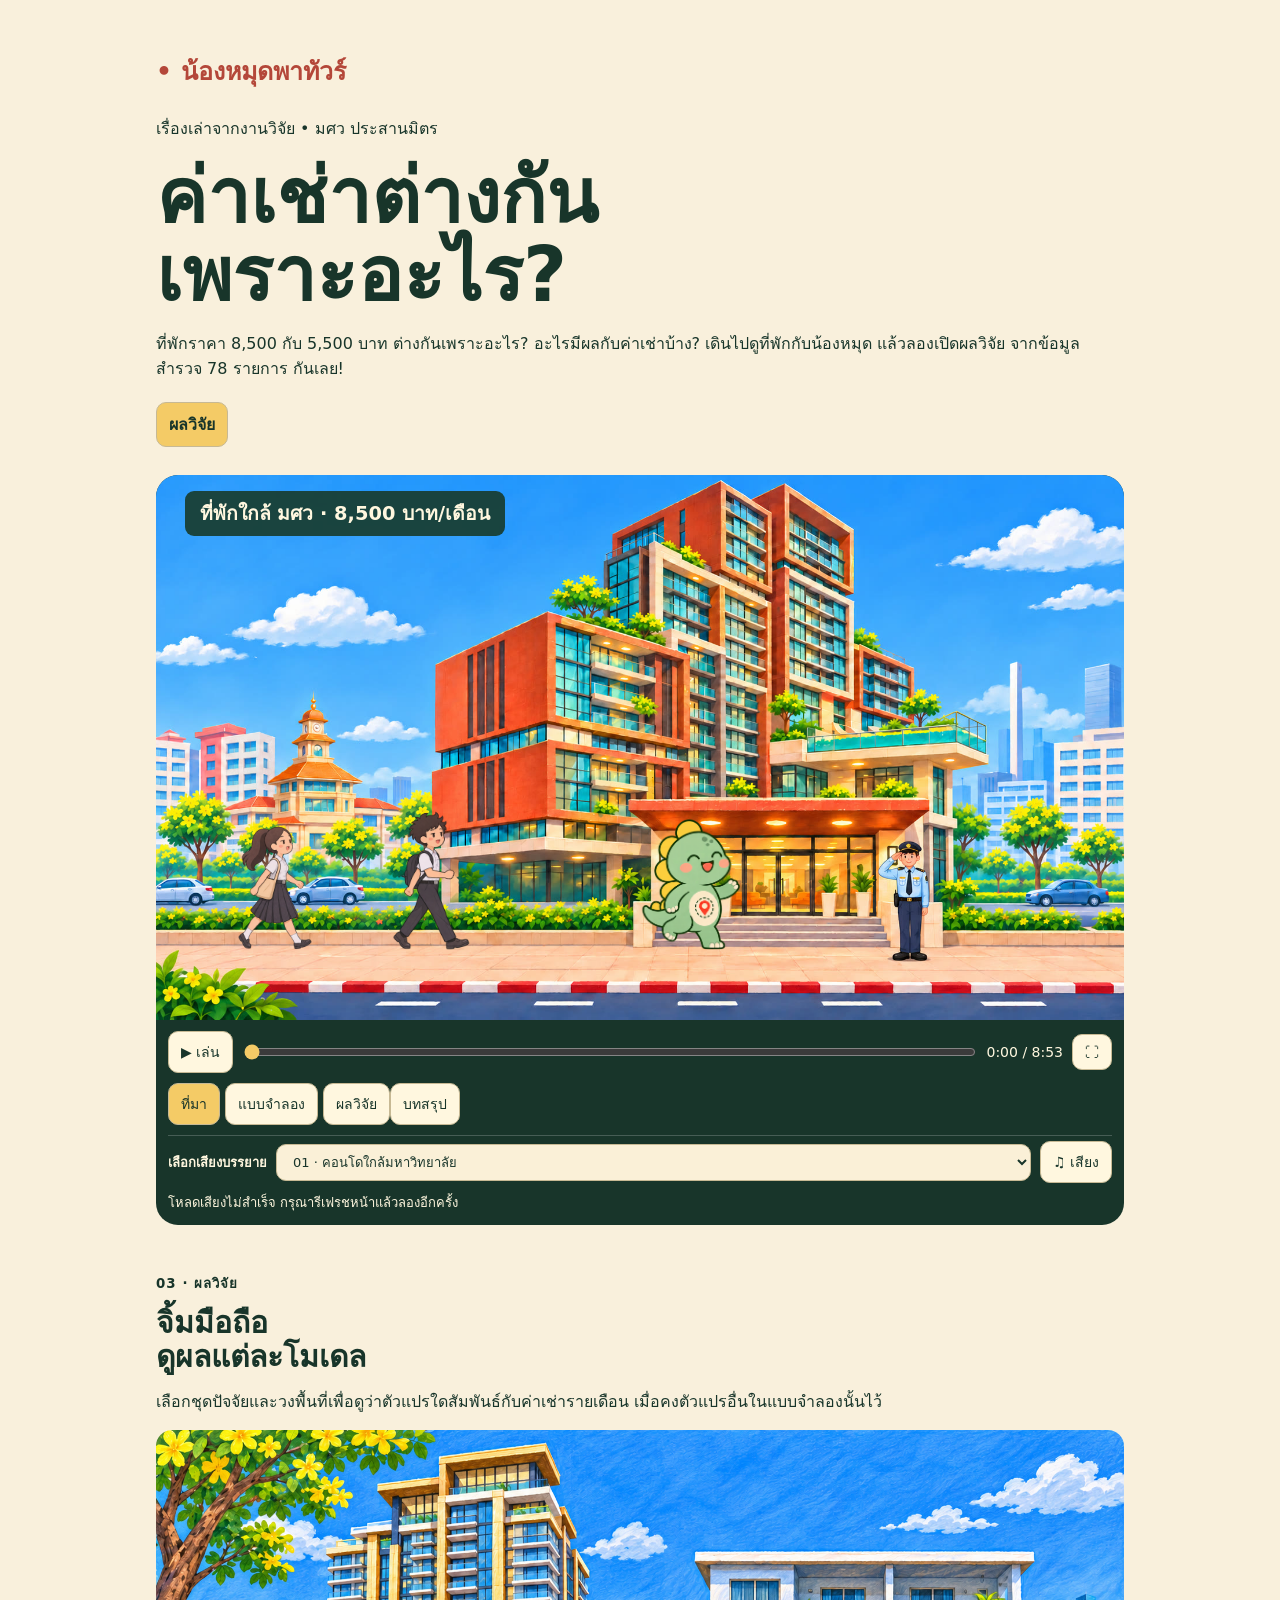
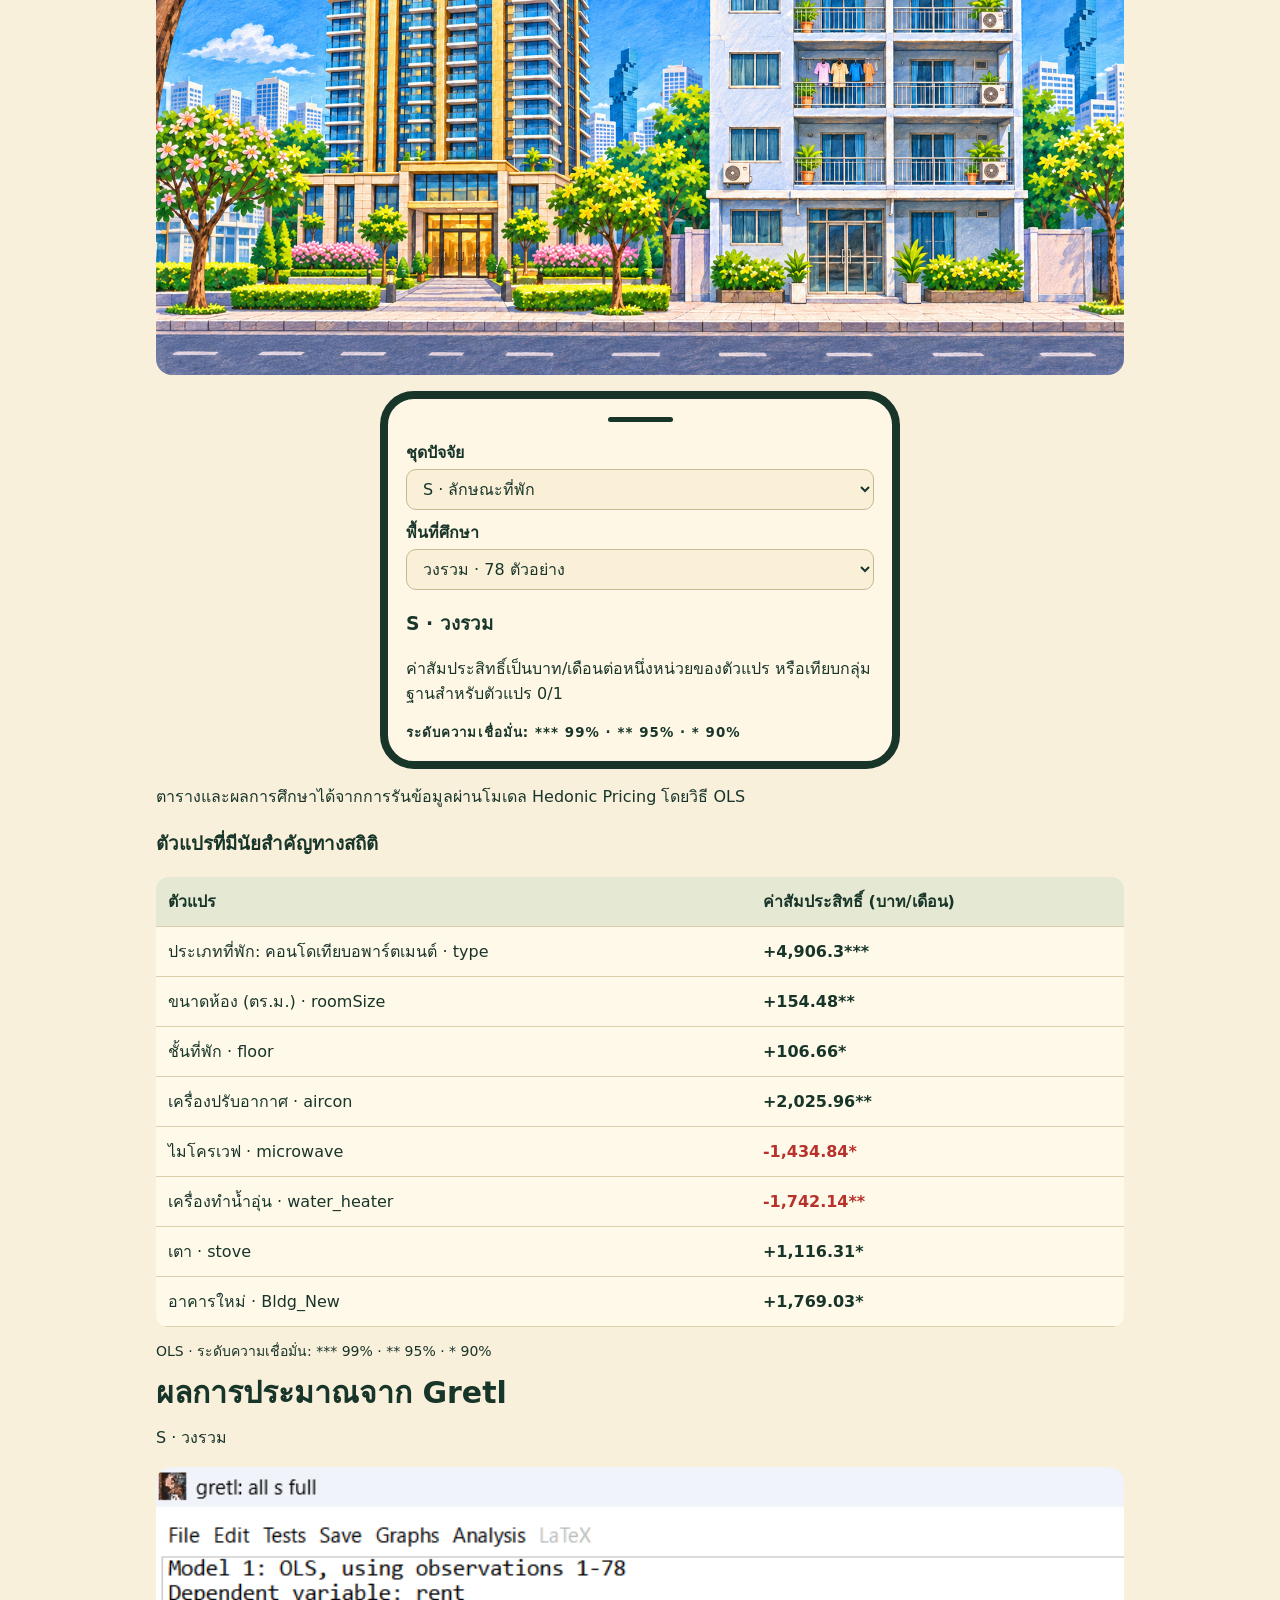
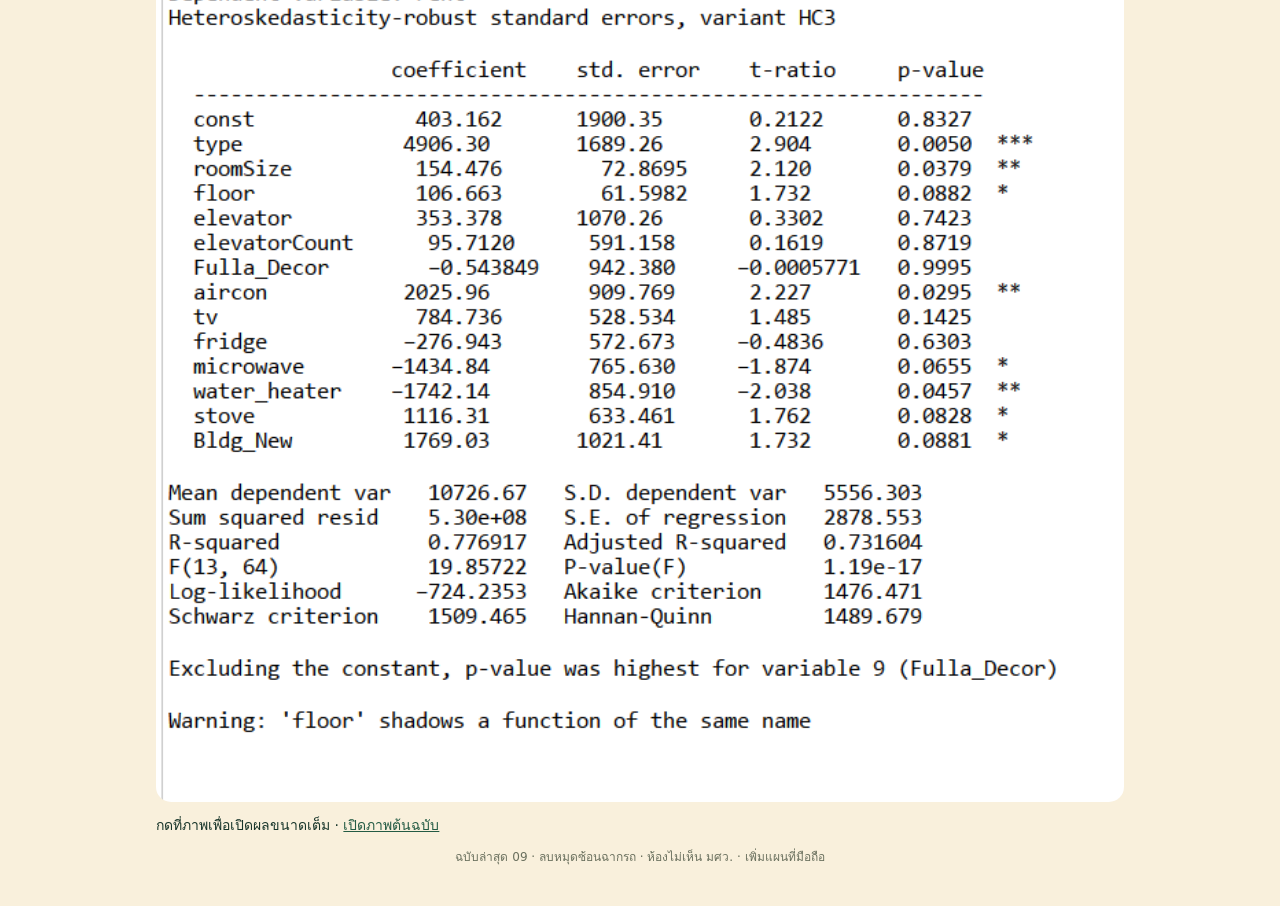
<file: nong-mood-tour/index.html>
<!doctype html><html lang="th"><meta charset="utf-8"><meta name="viewport" content="width=device-width, initial-scale=1"><meta name="description" content="น้องหมุดพาสำรวจค่าเช่าที่พักรอบ มศว ผ่านเรื่องเล่า แผนที่ และผลวิจัย OLS 21 แบบจำลอง"><title>น้องหมุดพาทัวร์ · ค่าเช่าต่างกันเพราะอะไร?</title>
<style>
*{box-sizing:border-box}body{margin:0;background:#f9f0dc;color:#18352a;font:16px system-ui,sans-serif}main{max-width:1000px;margin:auto;padding:28px 16px}h1{font-size:clamp(42px,8vw,76px);line-height:1.03;margin:10px 0 18px}h2{font-size:30px;line-height:1.12;margin:12px 0}p{line-height:1.55}button,select,.jump{font:inherit;color:inherit;border:1px solid #c7b994;background:#fff7df;border-radius:10px;padding:9px 12px;cursor:pointer}.jump{display:inline-block;background:#f4cb66;text-decoration:none;font-weight:bold;margin:4px 0 28px}.player{background:#18352a;color:#fff7df;border-radius:22px;overflow:hidden}.player video{display:block;width:100%;aspect-ratio:16/9;background:#18352a;object-fit:contain}.controls{padding:12px;display:grid;gap:10px}.line{display:flex;gap:9px;align-items:center}.line input{min-width:0;flex:1;accent-color:#f4cb66}.line output{white-space:nowrap;font-size:14px}.controls button{color:#18352a;font-size:14px}.controls [aria-pressed=true]{background:#f4cb66}section{margin-top:48px}.phone{border:8px solid #18352a;border-radius:34px;padding:18px;background:#fff7e5;max-width:520px;margin:16px auto}.phone:before{content:"";display:block;width:65px;height:5px;background:#18352a;border-radius:8px;margin:0 auto 18px}label{display:block;font-weight:bold;margin:10px 0 4px}select{width:100%;background:#faf0d7}figure{margin:0}figure img{width:100%;border-radius:15px;display:block;background:white}figcaption,footer{font-size:14px;margin:12px 0}footer{border-top:1px solid #d2c5a9;margin-top:30px;padding:16px 0}.illustration{display:block;width:100%;border-radius:16px}.preview{display:block;background:none;border:0;padding:0;width:100%}dialog{width:min(95vw,1100px);border:0;border-radius:12px;padding:10px;background:#fff7e5}dialog img{width:100%;display:block}dialog::backdrop{background:#000b}.player:fullscreen{display:flex;justify-content:center;flex-direction:column}.player:fullscreen video{min-height:0;flex:1}small{font-weight:bold;letter-spacing:.08em}

.stage{position:relative;aspect-ratio:16/9;overflow:hidden;background:#18352a}.stage>img{display:block;width:100%;height:100%;object-fit:cover}.scene-label{position:absolute;top:3%;left:3%;padding:8px 14px;border-radius:9px;background:#183d30ec;font-weight:650;max-width:92%;font-size:clamp(11px,1.7vw,18px)}.scene-label:empty{display:none}.scene-cards{position:absolute;bottom:4%;left:3%;right:3%;display:flex;justify-content:flex-end;gap:10px}.scene-card{background:#fff6ddeb;color:#18352a;padding:10px 16px;border-radius:11px;box-shadow:0 3px 0 #18352a28;min-width:130px;font-size:clamp(10px,1.5vw,16px)}.scene-card strong{display:block;font-size:clamp(16px,2.2vw,27px)}.extra{padding-top:5px;border-top:1px solid #fff3}.extra label{font-size:13px;margin:0;white-space:nowrap}.extra select{width:auto;min-width:0;flex:1;font-size:13px;margin:0;color:#18352a}.extra button{white-space:nowrap}#play-status{margin:0;font-size:13px}#play-status:empty{display:none}[hidden]{display:none!important}#study-map{position:absolute;inset:0;background:#f9f0dcdd;display:flex;align-items:center;justify-content:center;color:#18352a}.ring{border:2px solid #376855;border-radius:50%;display:flex;align-items:center;justify-content:center}.outer{height:85%;aspect-ratio:1;background:#b7d5c990}.inner{height:48%;aspect-ratio:1;background:#f7d37c99;text-align:center;font-size:clamp(9px,1.6vw,18px)}.map-in,.map-out{position:absolute;background:#fff3dce8;border-radius:8px;padding:8px;font-size:clamp(10px,1.4vw,16px)}.map-in{left:4%;top:22%}.map-out{right:4%;bottom:16%}#model-panel{position:absolute;inset:0;background:#fbefdceF;color:#18352a;padding:3% 6%;text-align:center}#model-panel h2{font-size:clamp(16px,3vw,34px);line-height:1.25;margin:0 0 2%}.model-eyebrow{font-size:clamp(8px,1.2vw,13px);letter-spacing:.1em;margin:0 0 1%}.factor-grid{display:flex;justify-content:center;gap:3%}.factor-grid>div{background:#d8e6d6;border:1px solid #aac6ac;border-radius:15px;padding:2% 4%;display:flex;align-items:center;gap:15px}.factor-grid b{font-size:clamp(24px,5vw,58px)}.factor-grid span{font-size:clamp(9px,1.6vw,18px)}.equation{font-size:clamp(10px,1.6vw,18px);margin:2% 0}.model-combos{font-size:clamp(15px,2.5vw,28px);font-weight:bold;letter-spacing:.12em;background:#efce82;border-radius:9px;padding:1%}.model-combos+p{font-size:clamp(10px,1.6vw,18px);margin:1%}.player:fullscreen .stage{width:100%;max-height:calc(100vh - 145px);aspect-ratio:16/9;flex:1;min-height:0}.player:fullscreen .stage>img{object-fit:contain}.player:fullscreen .controls{flex-shrink:0}.result-table{width:100%;border-collapse:collapse;background:#fff9e9;border-radius:12px;overflow:hidden;margin:14px 0}.result-table td,.result-table th{padding:12px;text-align:left;border-bottom:1px solid #ddcfac}.result-table th{background:#e5e9d3}.result-table td:last-child{font-variant-numeric:tabular-nums;font-weight:bold}.neg{color:#924d3d}.result-note{font-size:14px}a{color:#245b44}.player button:focus-visible,select:focus-visible,input:focus-visible,a:focus-visible{outline:3px solid #da8d1d;outline-offset:3px}button:hover{filter:brightness(.97)}@media(max-width:540px){.scene-card{padding:5px 7px;min-width:0}.scene-cards{gap:5px}.controls{padding:9px}.controls .line{gap:6px}.controls button{padding:7px;font-size:12px}.line output{font-size:11px}.factor-grid>div{gap:7px;border-radius:8px}.extra label{font-size:11px}h1{line-height:1.16}main{padding-top:24px}}@media(prefers-reduced-motion:no-preference){.stage>img{animation:appear .4s ease}@keyframes appear{from{opacity:.8}to{opacity:1}}}
.expanded{position:fixed;inset:0;z-index:1000;border-radius:0;display:flex;flex-direction:column;justify-content:center;background:#10271e}.expanded .stage{flex:0 1 auto}.expanded .controls{flex-shrink:0} .source-note{border-left:4px solid #c99c39;background:#fff4d8;padding:14px 18px;border-radius:8px;font-size:14px;margin:22px 0}.source-note p{margin:5px 0 0}</style><link rel="stylesheet" href="revision.css?v=latest-09">
<main><p style="color:#b44739;font-size:25px;font-weight:800">• น้องหมุดพาทัวร์</p><p>เรื่องเล่าจากงานวิจัย • มศว ประสานมิตร</p><h1>ค่าเช่าต่างกัน<br>เพราะอะไร?</h1><p>ที่พักราคา 8,500 กับ 5,500 บาท ต่างกันเพราะอะไร? อะไรมีผลกับค่าเช่าบ้าง? เดินไปดูที่พักกับน้องหมุด แล้วลองเปิดผลวิจัย จากข้อมูลสำรวจ 78 รายการ กันเลย!</p><a class="jump" href="#results">ผลวิจัย</a>
<div class="player" id="player"><audio id="film" preload="metadata" src="narration.m4a"></audio><div id="stage" class="stage"><img id="scene" src="scenes/condo.jpg" alt="น้องหมุดและสองนิสิตหน้าคอนโด"><div id="scene-label" class="scene-label"></div><div id="study-map" hidden><div class="ring outer"><div class="ring inner"><span>สนามกีฬา<br>มศว ประสานมิตร</span></div></div><b class="map-in">วงใน ≤ 3 กม. · 46 ตัวอย่าง</b><b class="map-out">วงนอก &gt; 3–6 กม. · 32 ตัวอย่าง</b></div><div id="model-panel" hidden><p class="model-eyebrow">HEDONIC PRICING · OLS</p><h2>ค่าเช่าหนึ่งห้อง<br>สัมพันธ์กับอะไรบ้าง?</h2><div class="factor-grid"><div><b>S</b><span>ลักษณะห้อง<br>และอาคาร</span></div><div><b>L</b><span>การเดินทาง</span></div><div><b>N</b><span>สิ่งอำนวย<br>ความสะดวก</span></div></div><p class="equation">ค่าเช่า = β₀ + ปัจจัย S + ปัจจัย L + ปัจจัย N + ε</p><div class="model-combos">S · L · N · SL · SN · LN · SLN</div><p>7 รูปแบบ × 3 พื้นที่ = 21 แบบจำลอง</p></div><div id="scene-cards" class="scene-cards"></div></div><div class="controls"><div class="line"><button id="play" type="button">▶ เล่น</button><input id="seek" type="range" min="0" max="532.96" step="0.1" value="0" aria-label="เลื่อนเวลา"><output id="timer">0:00 / 8:53</output><button id="full" type="button" aria-label="เต็มจอ">⛶</button></div><div id="chapters"><button data-time="0" aria-pressed="true">ที่มา</button> <button data-time="95.92" aria-pressed="false">แบบจำลอง</button> <button data-time="212.88" aria-pressed="false">ผลวิจัย</button></div><div class="line extra"><label for="track">เลือกเสียงบรรยาย</label><select id="track" aria-label="เลือกเสียงบรรยาย 1 ถึง 20"></select><button id="mute" aria-label="ปิดเสียง">♫ เสียง</button></div><p id="play-status" role="status"></p></div></div>
<section id="results"><small>03 · ผลวิจัย</small><h2>จิ้มมือถือ<br>ดูผลแต่ละโมเดล</h2><p>เลือกชุดปัจจัยและวงพื้นที่เพื่อดูว่าตัวแปรใดสัมพันธ์กับค่าเช่ารายเดือน เมื่อคงตัวแปรอื่นในแบบจำลองนั้นไว้</p><img class="illustration" src="scenes/compare.jpg" alt="ภาพเปรียบเทียบคอนโดกับอพาร์ตเมนต์"><div class="phone"><label for="model">ชุดปัจจัย</label><select id="model"><option value="S">S · ลักษณะที่พัก</option><option value="L">L · การเดินทาง</option><option value="N">N · สิ่งอำนวยความสะดวก</option><option value="S+L">SL · ลักษณะที่พัก + การเดินทาง</option><option value="S+N">SN · ลักษณะที่พัก + สิ่งอำนวยความสะดวก</option><option value="L+N">LN · การเดินทาง + สิ่งอำนวยความสะดวก</option><option value="S+N+L">SLN · ทั้งสามชุดปัจจัย</option></select><label for="area">พื้นที่ศึกษา</label><select id="area"><option value="0">วงรวม · 78 ตัวอย่าง</option><option value="1">วงใน ≤ 3 กม. · 46 ตัวอย่าง</option><option value="2">วงนอก > 3–6 กม. · 32 ตัวอย่าง</option></select><h3 id="selection"></h3><p>ค่าสัมประสิทธิ์เป็นบาท/เดือนต่อหนึ่งหน่วยของตัวแปร หรือเทียบกลุ่มฐานสำหรับตัวแปร 0/1</p><small>ระดับความเชื่อมั่น: *** 99% · ** 95% · * 90%</small></div><p>ตารางและผลการศึกษาได้จากการรันข้อมูลผ่านโมเดล Hedonic Pricing โดยวิธี OLS</p><div id="significant"></div><h2>ผลการประมาณจาก Gretl</h2><figure><p id="result-label"></p><button class="preview" id="preview" aria-label="เปิดภาพผลขนาดเต็ม"><img id="estimate" alt="ผลการประมาณจาก Gretl"></button><figcaption>กดที่ภาพเพื่อเปิดผลขนาดเต็ม · <a id="original">เปิดภาพต้นฉบับ</a></figcaption></figure></section>
<dialog id="zoom"><form method="dialog"><button>ปิด</button></form><img id="enlarged" alt="ผลการประมาณจาก Gretl ขนาดเต็ม"></dialog>
<script src="bundled-data.js?v=latest-09"></script><script src="model-sources.js"></script><script src="main.js?v=latest-09"></script><script src="revision.js?v=latest-09"></script><p style="text-align:center;font-size:12px;color:#6a705e">ฉบับล่าสุด 09 · ลบหมุดซ้อนฉากรถ · ห้องไม่เห็น มศว. · เพิ่มแผนที่มือถือ</p></main></html>
</file>
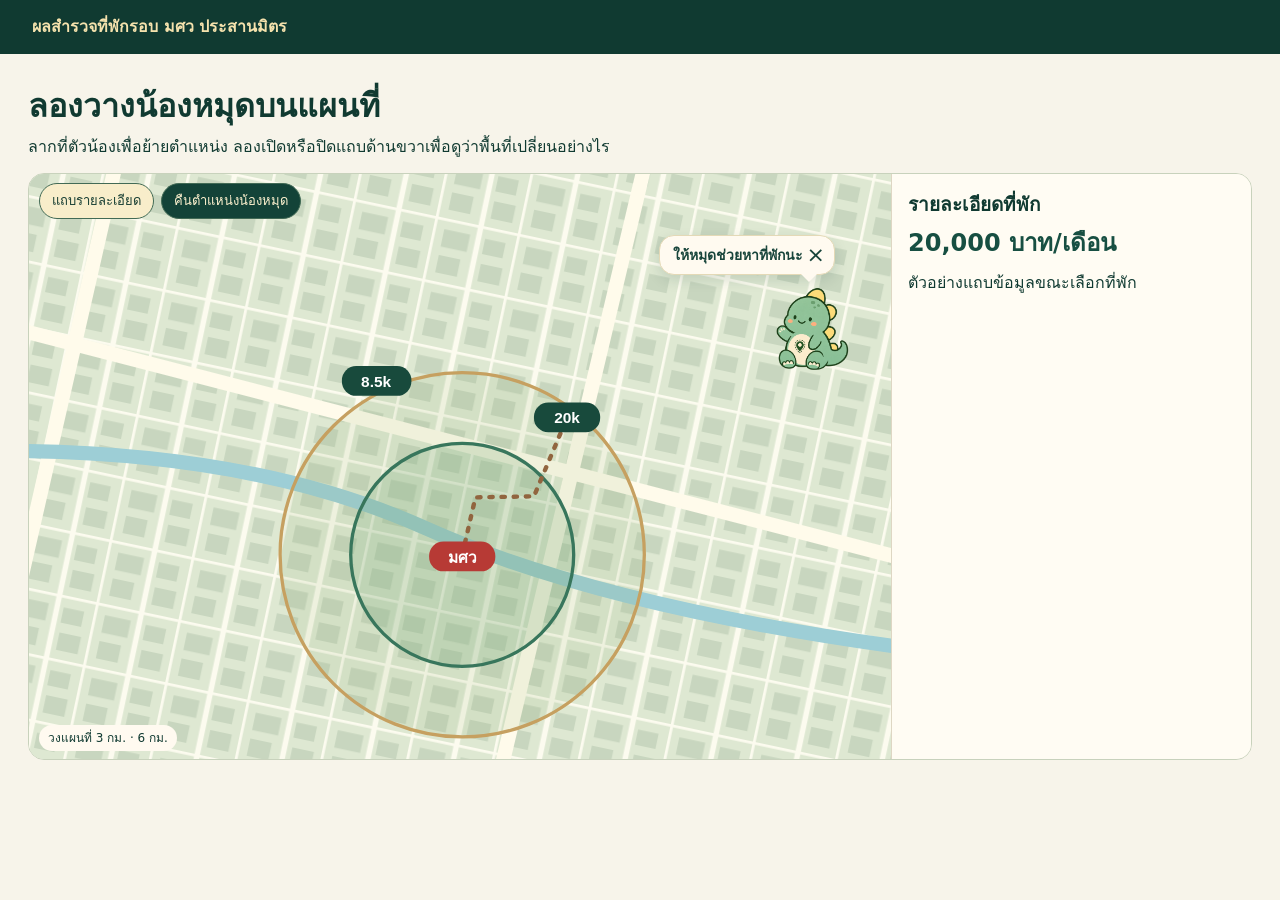
<file: nong-mood/index.html>
<!doctype html>
<html lang="th">
<head>
  <meta charset="utf-8">
  <meta name="viewport" content="width=device-width, initial-scale=1">
  <title>ลองวางน้องหมุดบนแผนที่</title>
  <link rel="stylesheet" href="nong-mood.css">
  <style>
    * { box-sizing: border-box; }
    body { margin: 0; background: #f7f4ea; color: #103a31; font: 16px/1.5 Tahoma, system-ui, sans-serif; }
    header { padding: 15px clamp(14px, 3vw, 32px); background: #103a31; color: #f5e2ad; font-weight: 700; }
    main { padding: clamp(12px, 2.5vw, 28px); }
    h1 { margin: 0; font-size: clamp(22px, 4vw, 32px); }
    main > p { margin: 5px 0 14px; }
    .preview { display: flex; min-width: 0; border: 1px solid #c8d2bc; border-radius: 16px; overflow: hidden; }
    .map {
      position: relative; isolation: isolate; flex: 1; min-width: 0; height: clamp(350px, 65vh, 660px);
      background: #dce8d3;
      overflow: hidden;
    }
    .map-art { position: absolute; inset: 0; width: 100%; height: 100%; }
    .toolbar { position: absolute; z-index: 1; top: 9px; left: 10px; right: 10px; display: flex; flex-wrap: wrap; gap: 7px; width: fit-content; max-width: calc(100% - 20px); }
    .toolbar button { background: #134338; color: #fff3d0; border: 1px solid #426a55; border-radius: 20px; padding: 7px 12px; font: inherit; font-size: 13px; cursor: pointer; }
    .toolbar button[aria-pressed="true"] { background: #f8edca; color: #163d32; }
    .legend { position: absolute; bottom: 8px; left: 10px; margin: 0; padding: 4px 9px; border-radius: 15px; background: #fffaf0; font-size: 12px; }
    .panel { width: clamp(175px, 31%, 360px); padding: 16px; background: #fffcf3; border-left: 1px solid #ded7c3; }
    .panel h2 { margin: 0 0 6px; font-size: 19px; }
    .panel p { margin: 0 0 10px; }
    .rent { font-size: 24px; color: #174f42; font-weight: 700; }
    @media (max-width: 540px) {
      .preview { flex-wrap: wrap; }
      .map { flex-basis: 100%; }
      .panel { width: 100%; border-left: 0; border-top: 1px solid #ded7c3; }
    }
  </style>
  <script src="nong-mood.js" defer></script>
  <script defer src="preview.js"></script>
</head>
<body>
  <header>ผลสำรวจที่พักรอบ มศว ประสานมิตร</header>
  <main>
    <h1>ลองวางน้องหมุดบนแผนที่</h1>
    <p>ลากที่ตัวน้องเพื่อย้ายตำแหน่ง ลองเปิดหรือปิดแถบด้านขวาเพื่อดูว่าพื้นที่เปลี่ยนอย่างไร</p>
    <div class="preview">
      <div class="map" id="map-preview">
        <svg class="map-art" viewBox="0 0 960 530" preserveAspectRatio="xMidYMid slice" aria-hidden="true">
          <defs>
            <pattern id="blocks" width="76" height="58" patternTransform="rotate(12)" patternUnits="userSpaceOnUse">
              <rect width="76" height="58" fill="#dee8d2"/>
              <path d="M0 0H76M0 0V58M42 0V58" stroke="#fcfbef" stroke-width="5"/>
              <path d="M10 10h24v16H10z M48 11h19v14H48z M10 34h20v16H10z M49 34h20v16H49z" fill="#c8d6bf"/>
            </pattern>
          </defs>
          <rect width="960" height="530" fill="url(#blocks)"/>
          <path d="M-40 110L980 374M173-30L37 565M655-40L511 565" stroke="#fffbeb" stroke-width="13" fill="none"/>
          <path d="M-35 254Q260 236 449 321T1000 443" stroke="#9dced6" stroke-width="13" fill="none"/>
          <circle cx="482" cy="345" r="165" fill="#8fa66d21" stroke="#c6a060" stroke-width="3"/>
          <circle cx="482" cy="345" r="101" fill="#75a87b38" stroke="#38765c" stroke-width="3"/>
          <path d="M482 345L494 293L547 292L574 228" stroke="#91653f" stroke-width="4" stroke-linecap="round" stroke-dasharray="3 8" fill="none"/>
          <g font-family="Tahoma, sans-serif" font-weight="bold" font-size="14" text-anchor="middle">
            <rect x="452" y="333" width="60" height="27" rx="13" fill="#b73a35"/><text x="482" y="352" fill="white">มศว</text>
            <rect x="547" y="207" width="60" height="27" rx="13" fill="#184a3c"/><text x="577" y="226" fill="white">20k</text>
            <rect x="373" y="174" width="63" height="27" rx="13" fill="#184a3c"/><text x="404" y="193" fill="white">8.5k</text>
          </g>
        </svg>
        <div class="toolbar" id="preview-toolbar">
          <button type="button" id="toggle-detail" aria-controls="sample-detail" aria-pressed="true">แถบรายละเอียด</button>
          <button type="button" id="reset-mascot">คืนตำแหน่งน้องหมุด</button>
        </div>
        <p class="legend">วงแผนที่ 3 กม. · 6 กม.</p>
      </div>
      <aside class="panel" id="sample-detail">
        <h2>รายละเอียดที่พัก</h2>
        <p class="rent">20,000 บาท/เดือน</p>
        <p>ตัวอย่างแถบข้อมูลขณะเลือกที่พัก</p>
      </aside>
    </div>
  </main>
</body>
</html>
</file>
<file: nong-mood-tour/revision.css>
.stage{container-type:inline-size}.stage>img{transition:none}.scene-enter{animation:sceneIn .3s both}#motion-layer,#story-board{position:absolute;inset:0;pointer-events:none}#motion-layer{z-index:3}#story-board{z-index:4;color:#173e33}#story-board.info{inset:13% 4% 8% 18%;background:#fff8e8ed;border-radius:2cqw}#story-board.result{inset:0}.still-actor{position:absolute;width:14%;object-fit:contain;object-position:center bottom}.walker{position:absolute;aspect-ratio:var(--ratio);background-size:200% 200%;background-repeat:no-repeat;transform:translateY(10%)}.walker.girl{background-image:url('sprites/girl-walk.png')}.walker.boy{background-image:url('sprites/boy-walk.png')}.walker.mascot{background-image:url('sprites/mascot-walk.png')}.rider{position:absolute;aspect-ratio:1.5;transform:translateY(5%)}.rider img{height:100%;width:100%;object-fit:contain;object-position:center bottom}.info-panel{display:flex;align-items:center;justify-content:center;flex-direction:column;height:100%;padding:2% 5%;text-align:center;font-size:2.2cqw}.info-panel h2{font-size:3.1cqw;margin:1% 0 3%}.info-panel p{line-height:1.65;margin:2%}.info-panel small{font-size:1.6cqw}.factors{display:flex;gap:3%;justify-content:center;width:100%;margin:3% 0}.factors>b{flex:1;background:#e5a48c;border-radius:1cqw;padding:4% 2%;font-size:3cqw}.factors>b:nth-child(2){background:#95bdc7}.factors>b:nth-child(3){background:#adc79b}.factors small{display:block;font-size:1.6cqw}.single-factor{display:flex;flex-direction:column;align-items:center;justify-content:center;min-width:45%;background:#f7ce71;border-radius:2cqw;padding:4% 7%;animation:cardIn .45s both}.single-factor b{font-size:6cqw;line-height:1.2}.single-factor span{font-size:2.4cqw;margin-top:4%}.info-panel table{width:100%;border-collapse:collapse;font-size:2.4cqw}.info-panel td,.info-panel th{padding:2% 3%;border-bottom:1px solid #baa98d}.scene-cards{z-index:5}.scene-label{z-index:6;font-size:2cqw;padding:.9cqw 1.5cqw;max-width:92%;line-height:1.4}.route{position:absolute;display:flex;gap:1%;justify-content:center;top:13%;left:20%;right:5%;font-size:2cqw}.route b{background:#fff8e8dd;padding:1% 4%;border-radius:1cqw;white-space:nowrap}.route b.active{background:#f7cb69;box-shadow:0 .25cqw 0 #8f674f33}.route b+ b:before{content:'›';margin-right:1cqw}.route small{display:block}.diagram-route{position:static;margin:3% 0;font-size:2.5cqw;width:100%;gap:2%}.diagram-route b{flex:1;padding:3% 1%}.chart{width:95%;font-size:1.4cqw}.chart svg{width:100%;max-height:26cqw}.chart text{font:16px sans-serif;fill:#173e33}.axis{fill:none;stroke:#668273;stroke-width:2}.regression{fill:none;stroke:#d78469;stroke-width:4;stroke-dasharray:1;stroke-dashoffset:calc(1 - var(--progress,0))}.chart circle{fill:#173e33}.chart g{animation:pointIn .4s var(--delay) both;transform-box:fill-box;transform-origin:center}.residual{stroke:#d39576;stroke-dasharray:4 4;stroke-width:2}.is-paused .chart g{animation-play-state:paused}.result-focus{position:absolute;bottom:9%;right:3%;width:52%;padding:2% 3%;background:#fff9eaf5;border-radius:1.6cqw;box-shadow:0 .4cqw 1cqw #173e3322;animation:cardIn .5s both;display:flex;flex-direction:column;gap:.4cqw;line-height:1.3}.result-focus>span{font-size:3cqw}.result-focus>b{font-size:5.5cqw;letter-spacing:-.05cqw}.neg{color:#b6322a!important}.result-focus small,.result-focus em{font-size:1.7cqw;font-style:normal}.result-focus em{background:#f8d883;border-radius:.5cqw;align-self:flex-start;padding:.3cqw .8cqw}.stat-note{position:absolute;bottom:1.8%;left:3%;right:3%;background:#193e33ed;color:#fff8e8;padding:.6% 1.4%;border-radius:.5cqw;font-size:1.25cqw;text-align:center}.travel-cost-graphic{position:absolute;left:24%;top:24%;display:flex;flex-direction:column;align-items:center;color:#fff8e8;text-shadow:0 .3cqw .5cqw #173e33}.travel-cost-graphic b{font-size:9cqw}.travel-cost-graphic span{font-size:2cqw;background:#173e33cc;padding:1cqw;border-radius:1cqw}.steps-overlay .route{top:24%;left:8%;right:8%;font-size:2.6cqw}.travel-summary{position:absolute;bottom:4%;left:22%;right:3%;background:#fff8e8ee;color:#173e33;padding:1%;border-radius:1cqw;font-size:2.5cqw;text-align:center}.map-schematic{height:100%;min-height:20cqw;position:relative;display:flex;align-items:center;justify-content:space-around;font-size:2.2cqw;padding:2%}.outer-circle{width:45%;aspect-ratio:1;border:2px dashed #c4a04e;border-radius:50%;background:#e6c982aa;display:grid;place-items:center;animation:cardIn .6s both}.inner-circle{width:55%;aspect-ratio:1;border:2px dashed #58826a;border-radius:50%;background:#a7c09bcc;display:grid;place-items:center;text-align:center}.map-schematic aside{display:flex;flex-direction:column;gap:.4cqw;font-size:2cqw}.map-schematic aside b{margin-top:1cqw}.map-schematic>small{position:absolute;bottom:0;font-size:1.3cqw}@keyframes sceneIn{from{opacity:.5}to{opacity:1}}@keyframes cardIn{0%{opacity:0;transform:translateY(2cqw) scale(.85)}75%{transform:translateY(-.3cqw) scale(1.025)}100%{opacity:1;transform:none}}@keyframes pointIn{from{opacity:0;scale:0}to{opacity:1;scale:1}}@media(prefers-reduced-motion:reduce){*{animation:none!important;transition:none!important}}

.rider::before{content:"";position:absolute;left:18%;right:17%;bottom:-.7%;height:2.4%;background:#182a2f55;border-radius:50%;filter:blur(.18cqw);z-index:-1}
/* Restore the airy layouts from the reference film. */
#story-board.info{left:25%}.comparison-tags{position:absolute;top:17%;left:8%;right:8%;display:flex;justify-content:space-around;gap:20%;font-size:2.6cqw}.comparison-tags b{background:#fff8e8e8;padding:1% 3%;border-radius:1cqw}.compact-results{position:absolute;left:25%;right:3%;bottom:9%;display:flex;justify-content:flex-end;align-items:flex-end;gap:1.2%}.compact-value{flex:1;max-width:24cqw;min-width:0;background:#fff8e9f2;border-radius:.8cqw;padding:1cqw 1.25cqw;line-height:1.25;box-shadow:0 .25cqw 0 #193e3322;color:#183c31}.compact-value>span{display:block;font-size:1.6cqw;margin-bottom:.5cqw}.compact-value>b{display:block;font-size:2.8cqw;white-space:nowrap}.compact-value>small{display:block;font-size:1.1cqw;margin-top:.5cqw}.compact-value.current{animation:cardIn .4s both}.compact-results.single .compact-value{flex:none;min-width:20cqw;max-width:27cqw}.result-gallery{position:absolute;inset:12% 2.5% 8%;display:grid;grid-template-columns:repeat(4,1fr);gap:.8cqw;align-content:center}.gallery-item{position:relative;aspect-ratio:.96;border-radius:1cqw;overflow:hidden;background:#fff8e8;box-shadow:0 .15cqw .5cqw #193e331f}.gallery-item>img{width:100%;height:100%;object-fit:cover}.gallery-item>.compact-value{position:absolute;left:3%;right:3%;top:2%;max-width:none;padding:.6cqw .8cqw;background:#fff8e8ef;box-shadow:none;border-radius:.6cqw}.gallery-item .compact-value>span{font-size:1.3cqw;margin-bottom:.2cqw}.gallery-item .compact-value>b{font-size:2.05cqw}.gallery-item .compact-value>small{font-size:.95cqw;margin-top:.1cqw}.gallery-item.current{animation:cardIn .45s both}.result-gallery.count-4{grid-template-columns:repeat(4,1fr)}.result-gallery.count-5{grid-template-columns:repeat(3,1fr);inset:12% 10% 8%}.result-gallery.count-5 .gallery-item{aspect-ratio:1.8}.result-gallery.count-5 .gallery-item>img{object-position:center 70%}.stage[data-scene^="detail/"]{background:#fff1d7}.stage[data-scene^="detail/"]>img{object-fit:contain;object-position:25% center}.journey-graphic{position:absolute;inset:10% 3% 4%;background:#fff8e8df;border-radius:1cqw;text-align:center;padding-top:1cqw;color:#193e33}.journey-graphic h2{font-size:3cqw;margin:1% 0}.journey-graphic>p{font-size:1.65cqw;margin:2%}.journey-graphic svg{position:absolute;inset:0;width:100%;height:100%}.journey-graphic svg text{font:22px sans-serif;fill:#193e33}.journey-stops{position:absolute;left:17%;right:3%;top:55%;display:flex;justify-content:space-between;gap:4%}.journey-stops>b{background:#fff8e8;padding:.5cqw 1.5cqw;border-radius:1cqw;font-size:1.9cqw}.journey-metrics{position:absolute;left:23%;right:8%;bottom:7%;display:flex;gap:3%;font-size:2.3cqw}.journey-metrics>b{flex:1;background:#dc9b84;padding:1.4cqw .5cqw;border-radius:1cqw}.journey-metrics>b:nth-child(2){background:#94bac3}.journey-metrics>b:nth-child(3){background:#abc598}.journey-metrics small{display:block;font-weight:400;font-size:1.5cqw;margin-top:.5cqw}.combination-grid{width:90%;display:grid;grid-template-columns:repeat(3,1fr);gap:1.3cqw}.combination-grid>div{border-radius:1cqw;background:#e7dfc8;padding:1cqw;transition:opacity .25s}.combination-grid b{display:block;font-size:3cqw}.combination-grid small{font-size:1.3cqw}.combination-grid>div:last-child{grid-column:2;background:#193e33;color:#fff8e8}.combination-grid .active{outline:.3cqw solid #efbd5c;animation:cardIn .4s both}.combination-grid .future{opacity:.2}.room-callouts,.amenity-callouts{position:absolute;inset:0}.room-callouts b,.amenity-callouts b{position:absolute;padding:.6cqw 1.2cqw;border-radius:1cqw;font-size:1.8cqw;background:#fff8e8ec;color:#193e33}.room-callouts b:first-child{top:15%;left:44%}.room-callouts b:last-child{top:30%;left:52%;font-size:1.5cqw}.amenity-callouts .wifi{top:13%;left:28%}.amenity-callouts .gym{top:39%;left:62%;background:#acc49a}.amenity-callouts .pool{top:44%;right:4%;background:#92bbc4}.amenity-callouts .laundry{bottom:13%;right:12%;background:#dfa28b}.research-transition{position:absolute;inset:0 54% 0 0;background:#fff8e8e8;padding:6% 5%;text-align:center;color:#193e33}.research-transition h2{font-size:3.6cqw;line-height:1.4;margin:0 0 4%}.research-transition p{font-size:1.9cqw}.research-transition .factors{position:absolute;left:108%;bottom:7%;width:90%}.research-transition .factors>b{font-size:3cqw;padding:2cqw 1cqw}.research-transition small{font-size:1.2cqw}.stage[data-scene="closing-wai"] .scene-label,.stage[data-scene="closing"] .scene-label{left:auto;right:3%;max-width:39%;font-size:1.7cqw}

#motion-layer{z-index:5}

/* Consistent picture treatment and quieter information layers. */
.stage>img,.gallery-item>img{filter:saturate(1.08) contrast(1.025)}
.stage[data-layout="gallery"]{background:#f6ebd2}
.stage[data-layout="gallery"]>img{opacity:.16;filter:saturate(.7)}
.empty-result{position:absolute;right:4%;bottom:12%;width:36%;padding:1.5cqw 1.8cqw;background:#fff9eaf2;border-radius:1.2cqw;box-shadow:0 .25cqw .8cqw #183c3118;animation:cardIn .35s both;line-height:1.5}
.empty-result h2{font-size:2.1cqw;line-height:1.4;margin:0 0 .7cqw}
.empty-result p{font-size:1.65cqw;margin:0 0 .7cqw}
.empty-result small{font-size:1.2cqw;display:block;color:#536a5c}
.result-gallery{gap:1.1cqw;inset:13% 3.5% 9%}
.gallery-item{box-shadow:none;border:.12cqw solid #e5d8bc}
.gallery-item>.compact-value{background:#fff9edf5}
.compact-value{box-shadow:none}
#story-board.info{background:#fff8e8f5;box-shadow:none}
.journey-graphic{background:#fff8e8ed}
.stat-note{left:3.5%;right:3.5%;font-size:1.15cqw;padding:.5% 1%}

.gallery-item:has([data-variable="roomSize"])>img{object-fit:cover;object-position:left center}

/* v8: stable scenes and captions outside the artwork. */
.stage>img,.gallery-item>img{filter:none}
#story-board.info{inset:17% 4% 10% 43%;border-radius:1.1cqw;background:#fff8e8ed}
.info-panel{padding:2% 4%;font-size:1.8cqw}.info-panel h2{font-size:2.3cqw;line-height:1.4;margin:0 0 1.4cqw}.info-panel small{font-size:1.25cqw}
.info-panel .single-factor{padding:2cqw 3cqw;min-width:50%}.single-factor b{font-size:4cqw}.single-factor span{font-size:1.9cqw}
.map-schematic{width:100%;display:grid;grid-template-columns:1fr 1fr;gap:1.3cqw;min-height:17cqw;height:auto;padding:0 0 2cqw;align-items:center}
.area-diagram{width:100%;display:grid;place-items:center}.outer-circle{width:100%;max-width:17cqw;display:grid;place-items:center}.inner-circle{width:62%;font-size:1.6cqw;line-height:1.5}
.map-schematic aside{font-size:1.5cqw;gap:1cqw;line-height:1.4;text-align:left}.map-schematic aside div{display:flex;flex-direction:column;gap:.3cqw}.map-schematic aside b{margin:0}.map-schematic>small{bottom:0;left:0;right:0;font-size:1.1cqw}
.result-gallery,.result-gallery.count-5{inset:13% 3.5% 10%;align-content:center;gap:1cqw}
.gallery-item,.result-gallery.count-5 .gallery-item{aspect-ratio:auto;display:flex;flex-direction:column;background:#fff8e8;border:0;border-radius:.8cqw;overflow:hidden}
.gallery-item>img,.result-gallery.count-5 .gallery-item>img{display:block;width:100%;height:12cqw;object-fit:cover;object-position:center 65%;flex:none}
.gallery-item>.compact-value{position:static;order:2;max-width:none;min-height:6cqw;padding:.6cqw .8cqw;background:#fff8e8;border-radius:0;flex:1;margin:0}
.gallery-item .compact-value>span{font-size:1.25cqw;line-height:1.3}.gallery-item .compact-value>b{font-size:2cqw}.gallery-item .compact-value>small{font-size:.95cqw}
.gallery-item:has([data-variable="type"])>img{object-fit:contain;background:#e7eedf}
.result-gallery.count-5{grid-template-columns:repeat(3,1fr);inset:13% 12% 10%}.result-gallery.count-5 .gallery-item>img{height:10cqw}
.result-gallery.count-5 .compact-value{min-height:5cqw}
.compact-results{left:25%;bottom:10%;gap:.8cqw}.compact-value{background:#fff8e8f5;padding:.8cqw 1cqw}.compact-value>span{font-size:1.5cqw}.compact-value>b{font-size:2.6cqw}
.scene-enter{animation:sceneIn .7s both}.gallery-item.current,.compact-value.current{animation:none}.gallery-item{transition:opacity .65s}
.stage[data-layout="gallery"]>img{opacity:.1;filter:none}
.journey-graphic{inset:12% 5% 10%;background:#fff8e8d9}.journey-graphic h2{font-size:2.6cqw}
.stage[data-scene="blue-room"] .still-actor{z-index:1}
/* Keep the complete mascot and appliance visible in every gallery tile. */
.gallery-item>img,.result-gallery.count-5 .gallery-item>img{object-fit:contain;object-position:center;background:#edf0e5;height:14cqw}
.result-gallery.count-5 .gallery-item>img{height:10cqw}
#story-board.info{top:22%;bottom:22%}
</file>
<file: nong-mood/nong-mood.css>
.nong-mood-host {
  position: relative;
}

.nong-mood {
  --mood-size: clamp(58px, 7vw, 94px);
  position: absolute;
  z-index: var(--mood-z, 650);
  width: var(--mood-size);
  height: var(--mood-size);
  pointer-events: none;
  color: #17443a;
  font: 600 14px/1.45 Tahoma, system-ui, sans-serif;
}

.nong-mood[hidden], .nong-mood__note[hidden] { display: none; }

.nong-mood__toy {
  position: absolute;
  inset: 0;
  width: 100%;
  height: 100%;
  padding: 0;
  background: none;
  border: 0;
  border-radius: 14px;
  cursor: grab;
  pointer-events: auto;
  touch-action: none;
  user-select: none;
}

.nong-mood__toy:active { cursor: grabbing; }
.nong-mood__toy img { display: block; width: 100%; height: 100%; object-fit: contain; pointer-events: none; }
.nong-mood__toy:focus-visible, .nong-mood__close:focus-visible { outline: 3px solid #217963; outline-offset: 3px; }

.nong-mood__note {
  position: absolute;
  right: 24%;
  bottom: calc(100% + 8px);
  box-sizing: border-box;
  width: max-content;
  max-width: var(--mood-note-width, 198px);
  padding: 9px 31px 9px 13px;
  background: #fffaf0;
  border: 1px solid #e4d9b6;
  border-radius: 15px;
  box-shadow: 0 5px 14px #12372d22;
}

.nong-mood__note::after {
  position: absolute;
  top: 100%;
  right: 17px;
  border: 8px solid transparent;
  border-top-color: #fffaf0;
  content: "";
}

.nong-mood[data-note-side="right"] .nong-mood__note { right: auto; left: 24%; }
.nong-mood[data-note-side="right"] .nong-mood__note::after { right: auto; left: 17px; }
.nong-mood[data-note-side="center"] .nong-mood__note { right: auto; left: 50%; transform: translateX(-50%); }
.nong-mood[data-note-side="center"] .nong-mood__note::after { right: calc(50% - 8px); }
.nong-mood[data-note-vertical="below"] .nong-mood__note { bottom: auto; top: calc(100% + 8px); }
.nong-mood[data-note-vertical="below"] .nong-mood__note::after { top: auto; bottom: 100%; border-top-color: transparent; border-bottom-color: #fffaf0; }

.nong-mood__close {
  position: absolute;
  top: 50%;
  right: 4px;
  transform: translateY(-50%);
  width: 28px;
  height: 32px;
  padding: 0;
  border: 0;
  border-radius: 50%;
  background: transparent;
  color: #17443a;
  font: 22px/1 system-ui, sans-serif;
  cursor: pointer;
  pointer-events: auto;
}
</file>
